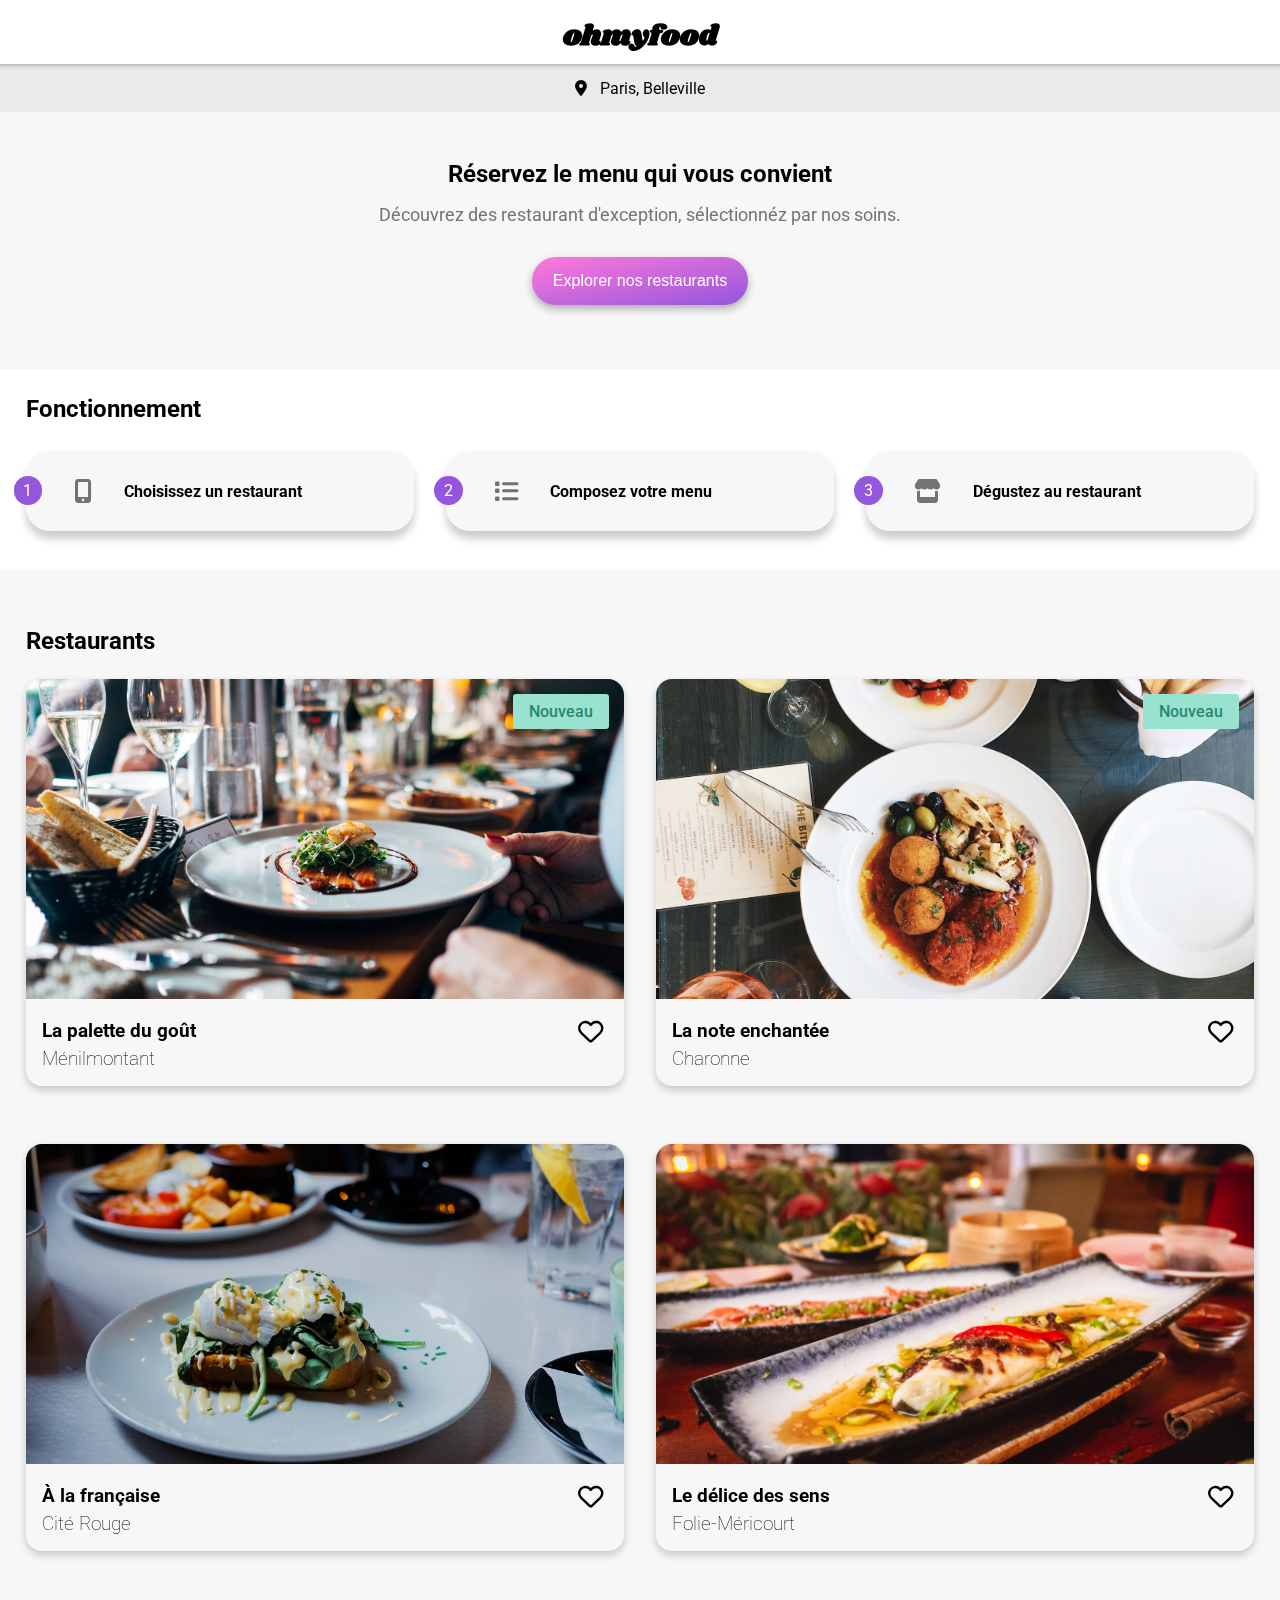
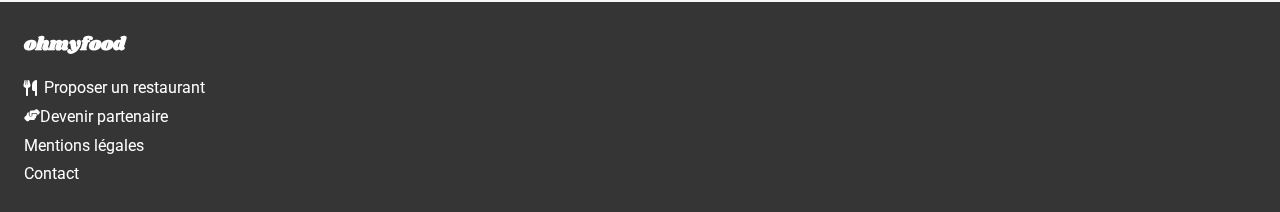
<file: index.html>
<!DOCTYPE html>
<html lang="fr">

<head>
  <meta charset="UTF-8">
  <meta http-equiv="X-UA-Compatible" content="IE=edge">
  <meta name="viewport" content="width=device-width, initial-scale=1.0">
  <link rel="stylesheet" href="assets/style/main.css">
  <!-- FontAwesome Link -->
  <link rel="stylesheet" href="https://cdnjs.cloudflare.com/ajax/libs/font-awesome/6.2.0/css/all.min.css">
  <title>ohmyfood</title>
</head>

<body>
  <header>
    <!-- Navbar -->
    <nav class="navbar">
      <h1 class="navbar__logo">ohmyfood</h1>
    </nav>
  </header>
  <main>
    <!-- CSS Loader -->
    <div id="loader">
      <div id="spinner">
        <div id="spinner_2">
          <div id="spinner_3"></div>
        </div>
      </div>
      <span id="heading_spinner">ohmyfood</span>
    </div>
    <!-- Main Content -->
    <div class="location">
      <i class="fa-solid fa-location-dot"></i>
      <p>Paris, Belleville</p>
    </div>
    <section class="banner">
      <h2 class="banner__heading">Réservez le menu qui vous convient</h2>
      <p class="banner__text">
        Découvrez des restaurant d'exception, sélectionnéz par nos soins.
      </p>
      <button>Explorer nos restaurants</button>
    </section>
    <section class="operation">
      <h2 class="operation__heading">Fonctionnement</h2>
      <div class="operation__cards">
        <div class="operation__card">
          <span class="operation__card__number">1</span>
          <i class="operation__card__icon fa-solid fa-mobile-screen-button"></i>
          <p class="operation__card__text">Choisissez un restaurant</p>
        </div>
        <div class="operation__card">
          <span class="operation__card__number">2</span>
          <i class="operation__card__icon fa-solid fa-list"></i>
          <p class="operation__card__text">Composez votre menu</p>
        </div>
        <div class="operation__card">
          <span class="operation__card__number">3</span>
          <i class="operation__card__icon fa-solid fa-store"></i>
          <p class="operation__card__text">Dégustez au restaurant</p>
        </div>
      </div>
    </section>
    <section class="restaurants__cards">
      <h2 class="restaurants__cards__heading">Restaurants</h2>
      <div class="restaurants__cards__container">
        <a href="pages/la-palette-du-gout.html">
          <div class="card">
            <img class="card__img" src="assets/images/restaurants/jay-wennington-N_Y88TWmGwA-unsplash.jpg"
              alt="la-palette-du-gout">
            <div class="card__new__icon">
              <span class="card__new__text">Nouveau</span>
            </div>
            <div class="container">
              <div class="container__content">
                <h4>La palette du goût</h4>
                <p class="container__text">Ménilmontant</p>
              </div>
              <div class="heart">
                <i class="heart__icon fa-regular fa-heart"></i>
                <i class="full_heart fa-solid fa-heart"></i>
              </div>
            </div>
          </div>
        </a>
        <a href="pages/la-note-enchantee.html">
          <div class="card">
            <img class="card__img" src="assets/images/restaurants/stil-u2Lp8tXIcjw-unsplash.jpg"
              alt="la-note-enchantée">
            <div class="card__new__icon">
              <span class="card__new__text">Nouveau</span>
            </div>
            <div class="container">
              <div class="container__content">
                <h4>La note enchantée</h4>
                <p class="container__text">Charonne</p>
              </div>
              <div class="heart">
                <i class="heart__icon fa-regular fa-heart"></i>
                <i class="full_heart fa-solid fa-heart"></i>
              </div>
            </div>
          </div>
        </a>
        <a href="pages/a-la-francais.html">
          <div class="card">
            <img class="card__img" src="assets/images/restaurants/toa-heftiba-DQKerTsQwi0-unsplash.jpg"
              alt="à-la-française">
            <div class="container">
              <div class="container__content">
                <h4>À la française</h4>
                <p class="container__text">Cité Rouge</p>
              </div>
              <div class="heart">
                <i class="heart__icon fa-regular fa-heart"></i>
                <i class="full_heart fa-solid fa-heart"></i>
              </div>
            </div>
          </div>
        </a>
        <a href="pages/le-delice-des-sens.html">
          <div class="card">
            <img class="card__img" src="assets/images/restaurants/louis-hansel-shotsoflouis-qNBGVyOCY8Q-unsplash.jpg"
              alt="le-délice-des-sens">
            <div class="container">
              <div class="container__content">
                <h4>Le délice des sens</h4>
                <p class="container__text">Folie-Méricourt</p>
              </div>
              <div class="heart">
                <i class="heart__icon fa-regular fa-heart"></i>
                <i class="full_heart fa-solid fa-heart"></i>
              </div>
            </div>
          </div>
        </a>
      </div>
    </section>
  </main>
  <footer class="footer">
    <a class="footer__link" href="#">
      <h3 class="footer__heading">ohmyfood</h3>
    </a>
    <a href="#" class="footer__icon footer__link">
      <i class="fa-solid fa-utensils"></i>
      <span class="footer__icon__text">Proposer un restaurant</span>
    </a>
    <a href="#" class="footer__icon footer__link">
      <i class="fa-solid fa-handshake-angle"></i>
      <span>Devenir partenaire</span>
    </a>
    <a class="footer__link" href="#">Mentions légales</a>
    <a class="footer__link" href="mailto:ohmyfood@omg.com">Contact</a>
  </footer>
</body>

</html>
</file>
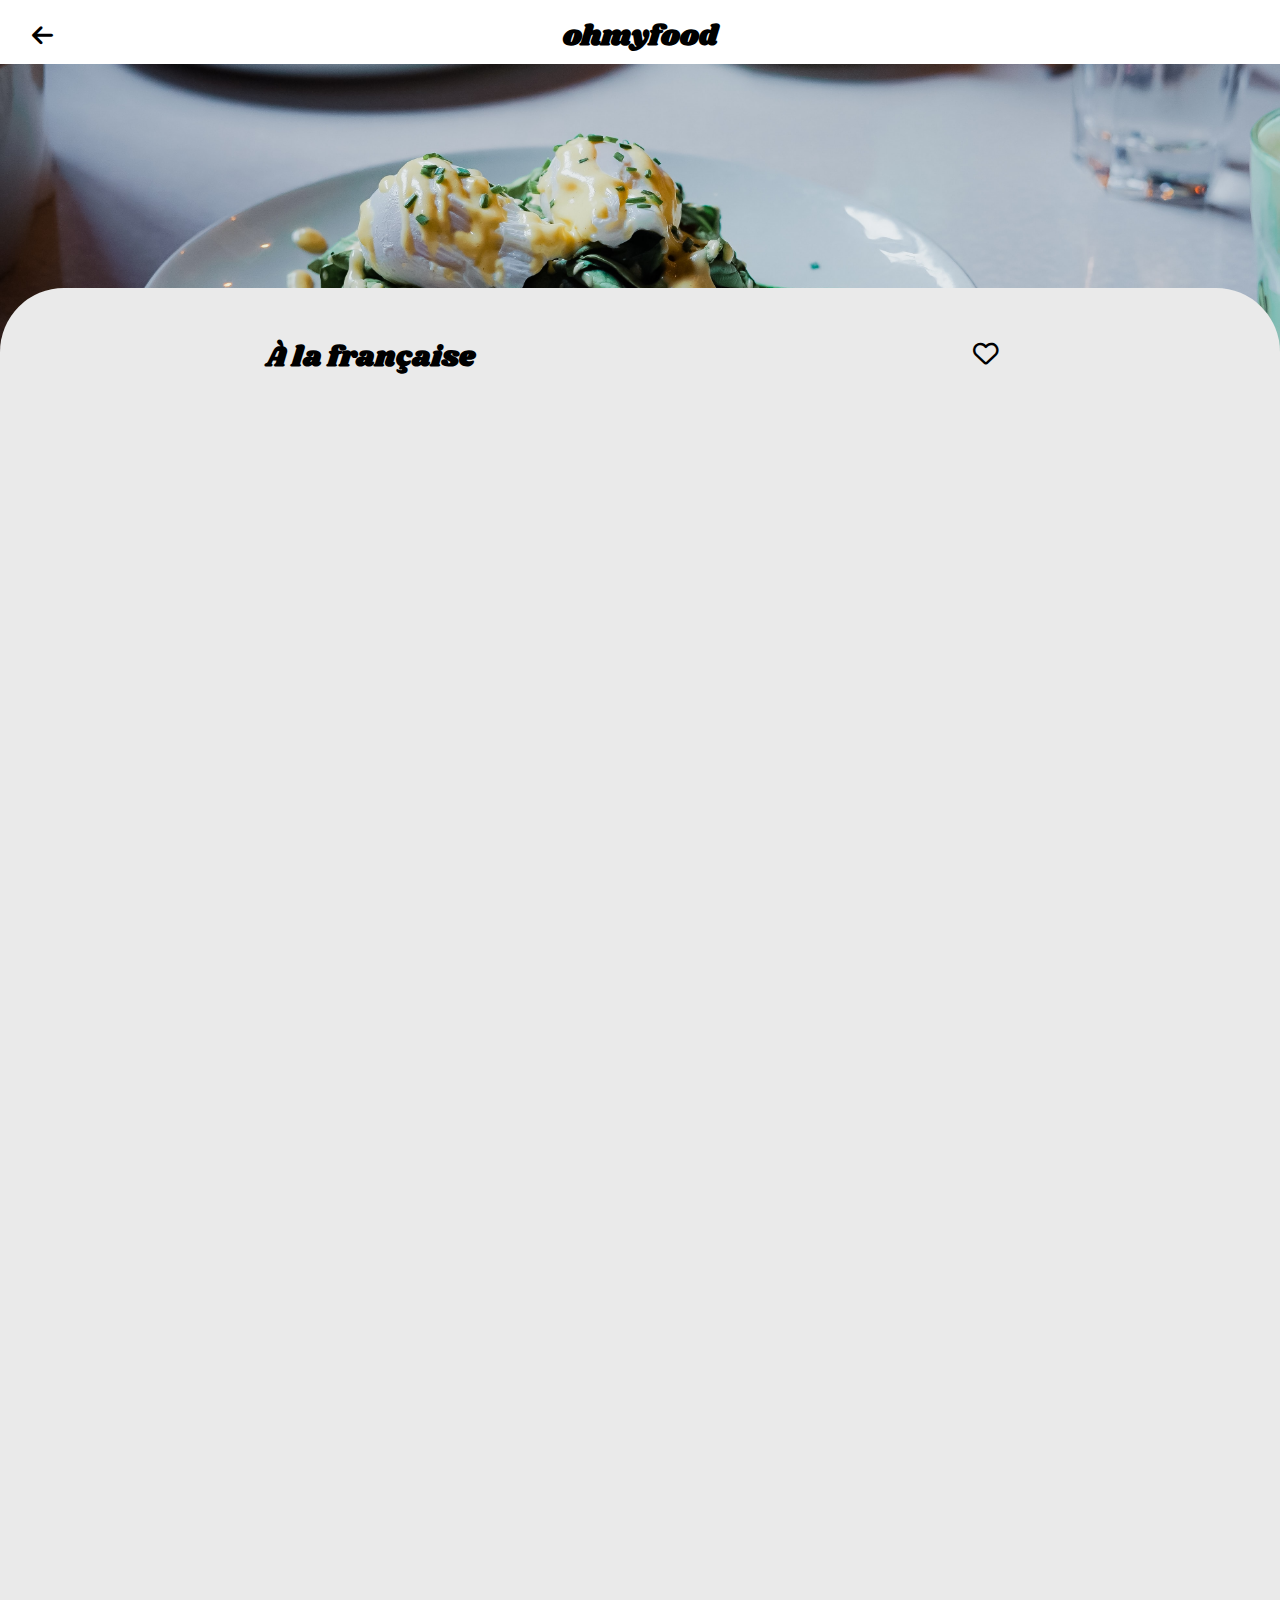
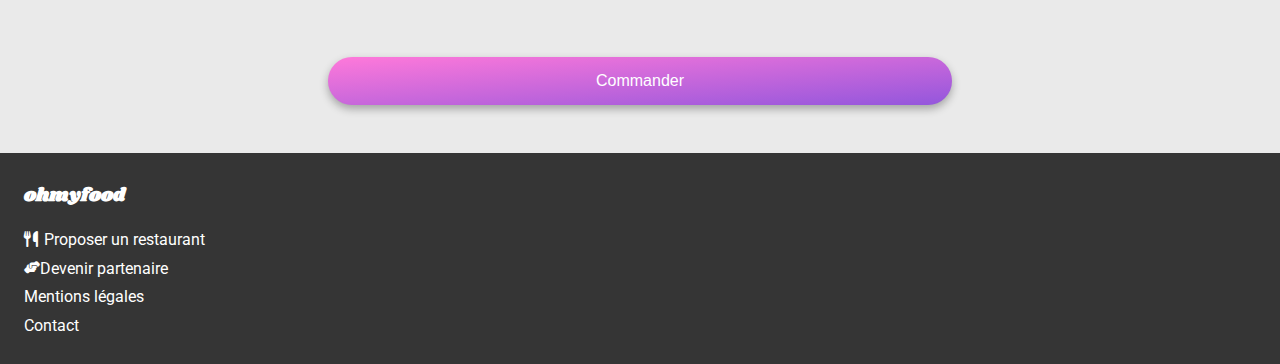
<file: pages/a-la-francais.html>
<!DOCTYPE html>
<html lang="fr">

<head>
  <meta charset="UTF-8">
  <meta http-equiv="X-UA-Compatible" content="IE=edge">
  <meta name="viewport" content="width=device-width, initial-scale=1.0">
  <link rel="stylesheet" href="../assets/style/main.css">
  <link rel="stylesheet" href="https://cdnjs.cloudflare.com/ajax/libs/font-awesome/6.2.0/css/all.min.css">
  <title>À la française</title>
</head>

<body>
  <div class="main_wrapper">
    <nav class="navbar nav__restaurant">
      <a class="navbar__link nav__restaurant__left" href="../index.html"><i
          class="nav__restaurant__left__icon fa-solid fa-arrow-left"></i></a>
      <h1 class="navbar__logo">ohmyfood</h1>
      <!-- placeholder for positioning in Navbar -->
      <div class="nav__restaurant__right"></div>
    </nav>
    <div class="restaurant__img">
      <img class="restaurant__img__photo" src="../assets/images/restaurants/toa-heftiba-DQKerTsQwi0-unsplash.jpg"
        alt="à-la-française">
    </div>
    <section class="menu">
      <div class="menu__wrapper">
        <div class="menu__restaurant">
          <h1>À la française</h1>
          <div class="heart menu__restaurant__heart">
            <i class="heart__icon fa-regular fa-heart"></i>
            <i class="full_heart fa-solid fa-heart"></i>
          </div>
        </div>
        <!-- Section Starters -->

        <div class="menu__type">
          <h3 class="fade_in menu__type__heading">ENTRÉES</h3>
          <ul>
            <li class="fade_in fade_in_1">
              <div class="card card__restaurant">
                <div class="dish">
                  <h4 class="dish__name">Tartare de poulpe acidulé</h4>
                  <span class="dish__side">Aux zestes dòrange</span>
                </div>
                <span class="dish__price">25€</span>
                <div class="check">
                  <i class="check__icon fa-solid fa-circle-check"></i>
                </div>
              </div>
            </li>
            <li class="fade_in fade_in_2">
              <div class="card card__restaurant">
                <div class="dish">
                  <h4 class="dish__name">Velouté de légumes d`antan</h4>
                  <span class="dish__side">Carotte, panais, topinambour</span>
                </div>
                <span class="dish__price">35€</span>
                <div class="check">
                  <i class="check__icon fa-solid fa-circle-check"></i>
                </div>
              </div>
            </li>
            <li class="fade_in fade_in_3">
              <div class="card card__restaurant">
                <div class="dish">
                  <h4 class="dish__name">Soup à l`oignon</h4>
                  <span class="dish__side">Revisitée</span>
                </div>
                <span class="dish__price">20€</span>
                <div class="check">
                  <i class="check__icon fa-solid fa-circle-check"></i>
                </div>
              </div>
            </li>
          </ul>
        </div>
        <!-- Main Dishes Section -->
        <div class="menu__type">
          <h3 class="fade_in fade_in_4 menu__type__heading">PLATS</h3>
          <ul>
            <li class="fade_in fade_in_5">
              <div class="card card__restaurant">
                <div class="dish">
                  <h4 class="dish__name">Coquilles Saint-Jaques</h4>
                  <span class="dish__side">Accompagnées d`une purée de panais</span>
                </div>
                <span class="dish__price">40€</span>
                <div class="check">
                  <i class="check__icon fa-solid fa-circle-check"></i>
                </div>
              </div>
            </li>
            <li class="fade_in fade_in_6">
              <div class="card card__restaurant">
                <div class="dish">
                  <h4 class="dish__name">Magret de canard</h4>
                  <span class="dish__side">Et parmentier de pommes de terre</span>
                </div>
                <span class="dish__price">35€</span>
                <div class="check">
                  <i class="check__icon fa-solid fa-circle-check"></i>
                </div>
              </div>
            </li>
            <li class="fade_in fade_in_7">
              <div class="card card__restaurant">
                <div class="dish">
                  <h4 class="dish__name">Pigeonneau d`ille-et-Vilaine</h4>
                  <span class="dish__side">Sur son lit de gnocchies aux légumes</span>
                </div>
                <span class="dish__price">44€</span>
                <div class="check">
                  <i class="check__icon fa-solid fa-circle-check"></i>
                </div>
              </div>
            </li>
          </ul>
        </div>
        <!-- Desert Section -->
        <div class="menu__type">
          <h3 class="fade_in fade_in_8 menu__type__heading">DESSERTS</h3>
          <ul>
            <li class="fade_in fade_in_9">
              <div class="card card__restaurant">
                <div class="dish">
                  <h4 class="dish__name">Pétales de violettes glacés</h4>
                  <span class="dish__side">Et purée de noisettes</span>
                </div>
                <span class="dish__price">18€</span>
                <div class="check">
                  <i class="check__icon fa-solid fa-circle-check"></i>
                </div>
              </div>
            </li>
            <li class="fade_in fade_in_10">
              <div class="card card__restaurant">
                <div class="dish">
                  <h4 class="dish__name">Fondant au chocolat</h4>
                  <span class="dish__side">Revisité</span>
                </div>
                <span class="dish__price">22€</span>
                <div class="check">
                  <i class="check__icon fa-solid fa-circle-check"></i>
                </div>
              </div>
            </li>
            <li class="fade_in fade_in_11">
              <div class="card card__restaurant">
                <div class="dish">
                  <h4 class="dish__name">Millefeuille croustillant</h4>
                  <span class="dish__side">Myrtilles et pâte d`amande</span>
                </div>
                <span class="dish__price">23€</span>
                <div class="check">
                  <i class="check__icon fa-solid fa-circle-check"></i>
                </div>
              </div>
            </li>
          </ul>
        </div>
      </div>
      <div id="button_restaurant">
        <button>Commander</button>
      </div>
    </section>
    <!-- Footer -->
    <footer class="footer">
      <a class="footer__link" href="../index.html">
        <h3 class="footer__heading">ohmyfood</h3>
      </a>
      <a href="#" class="footer__link footer__icon">
        <i class="fa-solid fa-utensils"></i>
        <span class="footer__icon__text">Proposer un restaurant</span>
      </a>
      <a href="#" class="footer__link footer__icon">
        <i class="fa-solid fa-handshake-angle"></i>
        <span>Devenir partenaire</span>
      </a>
      <a class="footer__link" href="#">Mentions légales</a>
      <a class="footer__link" href="mailto:ohmyfood@omg.com">Contact</a>
    </footer>
  </div>
</body>

</html>
</file>
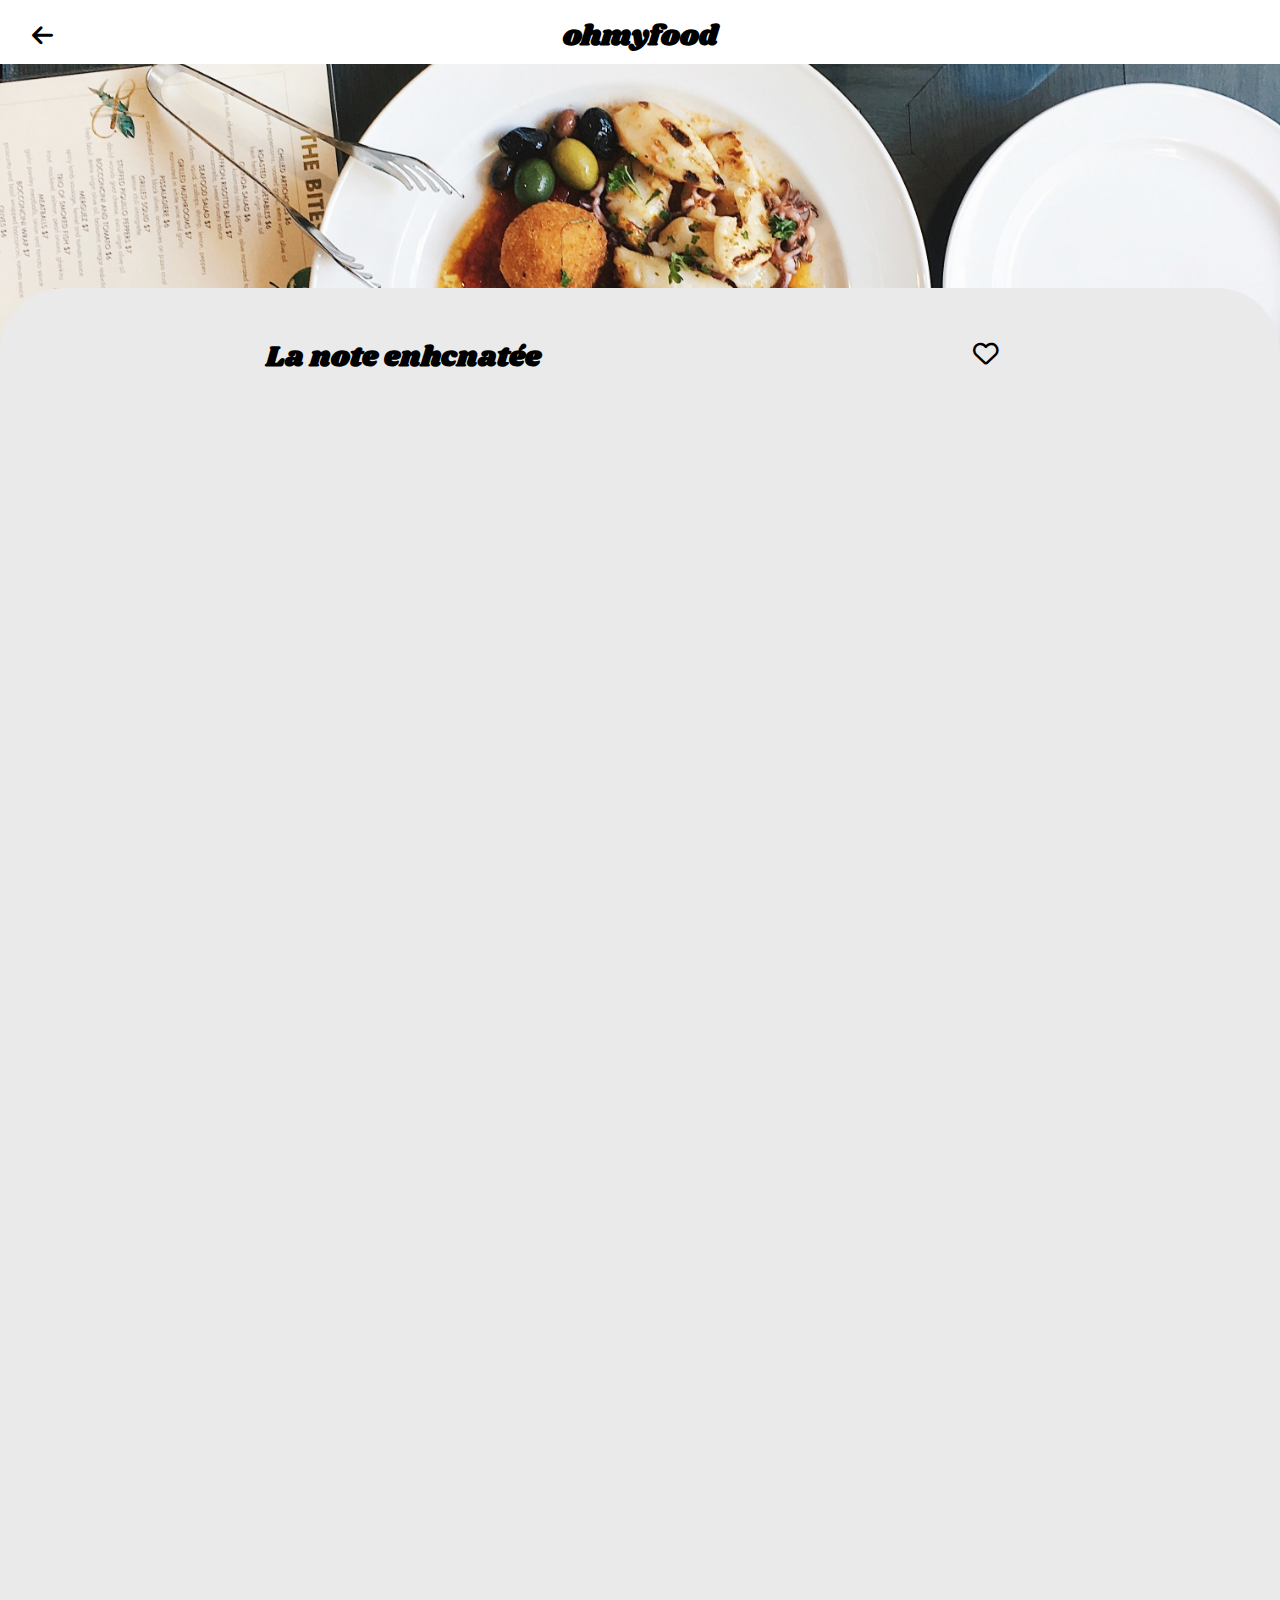
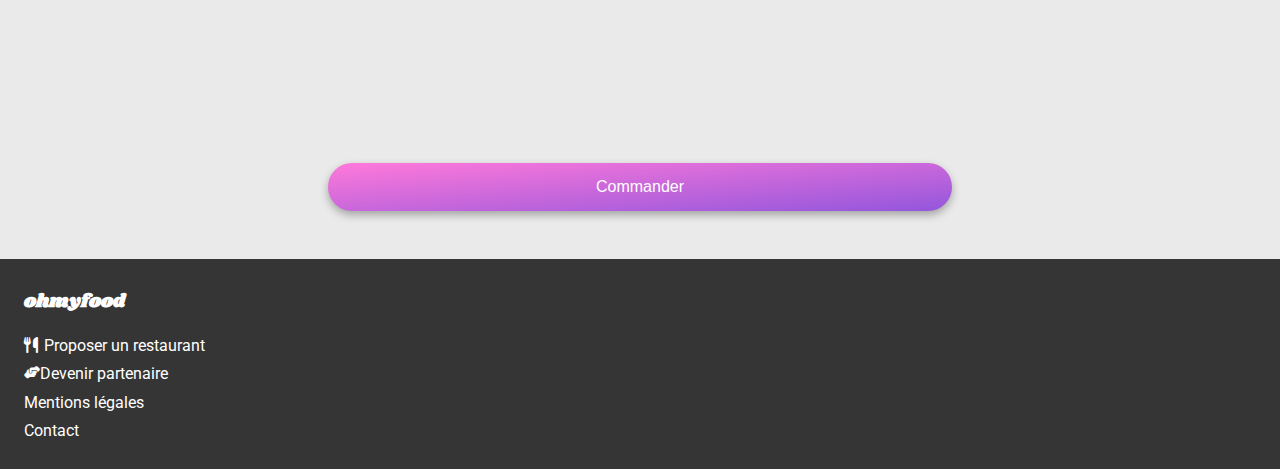
<file: pages/la-note-enchantee.html>
<!DOCTYPE html>
<html lang="fr">

<head>
  <meta charset="UTF-8">
  <meta http-equiv="X-UA-Compatible" content="IE=edge">
  <meta name="viewport" content="width=device-width, initial-scale=1.0">
  <link rel="stylesheet" href="../assets/style/main.css">
  <link rel="stylesheet" href="https://cdnjs.cloudflare.com/ajax/libs/font-awesome/6.2.0/css/all.min.css">
  <title>La note enhcnatée</title>
</head>

<body>
  <div class="main_wrapper">
    <nav class="navbar nav__restaurant">
      <a class="navbar__link nav__restaurant__left" href="../index.html"><i
          class="nav__restaurant__left__icon fa-solid fa-arrow-left"></i></a>
      <h1 class="navbar__logo">ohmyfood</h1>
      <!-- placeholder for positioning in Navbar -->
      <div class="nav__restaurant__right"></div>
    </nav>
    <div class="restaurant__img">
      <img class="restaurant__img__photo" src="../assets/images/restaurants/stil-u2Lp8tXIcjw-unsplash.jpg"
        alt="la-note-enchantée">
    </div>
    <section class="menu">
      <div class="menu__wrapper">
        <div class="menu__restaurant">
          <h1>La note enhcnatée</h1>
          <div class="heart menu__restaurant__heart">
            <i class="heart__icon fa-regular fa-heart"></i>
            <i class="full_heart fa-solid fa-heart"></i>
          </div>
        </div>
        <!-- Section Starters -->

        <div class="menu__type">
          <h3 class="fade_in menu__type__heading">ENTRÉES</h3>
          <ul>
            <li class="fade_in fade_in_1">
              <div class="card card__restaurant">
                <div class="dish">
                  <h4 class="dish__name">Ravioles de foie gras</h4>
                  <span class="dish__side">Accompagnées de leur crème à la truffe</span>
                </div>
                <span class="dish__price">25€</span>
                <div class="check">
                  <i class="check__icon fa-solid fa-circle-check"></i>
                </div>
              </div>
            </li>
            <li class="fade_in fade_in_2">
              <div class="card card__restaurant">
                <div class="dish">
                  <h4 class="dish__name">Caviar osciètre</h4>
                  <span class="dish__side">Sur blini à la farine de blé noir</span>
                </div>
                <span class="dish__price">35€</span>
                <div class="check">
                  <i class="check__icon fa-solid fa-circle-check"></i>
                </div>
              </div>
            </li>
            <li class="fade_in fade_in_3">
              <div class="card card__restaurant">
                <div class="dish">
                  <h4 class="dish__name">Homard et espuma de pomme de terre</h4>
                  <span class="dish__side">Marinés aux zestes d`orange</span>
                </div>
                <span class="dish__price">20€</span>
                <div class="check">
                  <i class="check__icon fa-solid fa-circle-check"></i>
                </div>
              </div>
            </li>
            <li class="fade_in fade_in_4">
              <div class="card card__restaurant">
                <div class="dish">
                  <h4 class="dish__name">Foie gras de canard cuit entier</h4>
                  <span class="dish__side">Confiture de figue et pain toasté</span>
                </div>
                <span class="dish__price">35€</span>
                <div class="check">
                  <i class="check__icon fa-solid fa-circle-check"></i>
                </div>
              </div>
            </li>
          </ul>
        </div>
        <!-- Main Dishes Section -->
        <div class="menu__type">
          <h3 class="fade_in fade_in_5 menu__type__heading">PLATS</h3>
          <ul>
            <li class="fade_in fade_in_6">
              <div class="card card__restaurant">
                <div class="dish">
                  <h4 class="dish__name">Noix de Saint-Jaques</h4>
                  <span class="dish__side">Sir lit de purée de céleri-rave</span>
                </div>
                <span class="dish__price">40€</span>
                <div class="check">
                  <i class="check__icon fa-solid fa-circle-check"></i>
                </div>
              </div>
            </li>
            <li class="fade_in fade_in_7">
              <div class="card card__restaurant">
                <div class="dish">
                  <h4 class="dish__name">Langoustine poêlée</h4>
                  <span class="dish__side">Et purée de patae douce</span>
                </div>
                <span class="dish__price">35€</span>
                <div class="check">
                  <i class="check__icon fa-solid fa-circle-check"></i>
                </div>
              </div>
            </li>
            <li class="fade_in fade_in_8">
              <div class="card card__restaurant">
                <div class="dish">
                  <h4 class="dish__name">Mijoté de queue de bœuf</h4>
                  <span class="dish__side">Et riz sauvage aux zestes de citron</span>
                </div>
                <span class="dish__price">44€</span>
                <div class="check">
                  <i class="check__icon fa-solid fa-circle-check"></i>
                </div>
              </div>
            </li>
          </ul>
        </div>
        <!-- Desert Section -->
        <div class="menu__type">
          <h3 class="fade_in fade_in_9 menu__type__heading">DESSERTS</h3>
          <ul>
            <li class="fade_in fade_in_10">
              <div class="card card__restaurant">
                <div class="dish">
                  <h4 class="dish__name">Macaron noisette et chocolat</h4>
                  <span class="dish__side">Glace au caramel brun et sel de Guérande</span>
                </div>
                <span class="dish__price">18€</span>
                <div class="check">
                  <i class="check__icon fa-solid fa-circle-check"></i>
                </div>
              </div>
            </li>
            <li class="fade_in fade_in_11">
              <div class="card card__restaurant">
                <div class="dish">
                  <h4 class="dish__name">Baba au rhum revisité</h4>
                  <span class="dish__side">Avec son coulis de citron</span>
                </div>
                <span class="dish__price">22€</span>
                <div class="check">
                  <i class="check__icon fa-solid fa-circle-check"></i>
                </div>
              </div>
            </li>
            <li class="fade_in fade_in_12">
              <div class="card card__restaurant">
                <div class="dish">
                  <h4 class="dish__name">Tarte au citron meringuée</h4>
                  <span class="dish__side">Déstructurée</span>
                </div>
                <span class="dish__price">23€</span>
                <div class="check">
                  <i class="check__icon fa-solid fa-circle-check"></i>
                </div>
              </div>
            </li>
          </ul>
        </div>
      </div>
      <div id="button_restaurant">
        <button>Commander</button>
      </div>
    </section>
    <!-- Footer -->
    <footer class="footer">
      <a class="footer__link" href="../index.html">
        <h3 class="footer__heading">ohmyfood</h3>
      </a>
      <a href="#" class="footer__link footer__icon">
        <i class="fa-solid fa-utensils"></i>
        <span class="footer__icon__text">Proposer un restaurant</span>
      </a>
      <a href="#" class="footer__link footer__icon">
        <i class="fa-solid fa-handshake-angle"></i>
        <span>Devenir partenaire</span>
      </a>
      <a class="footer__link" href="#">Mentions légales</a>
      <a class="footer__link" href="mailto:ohmyfood@omg.com">Contact</a>
    </footer>
  </div>
</body>

</html>
</file>
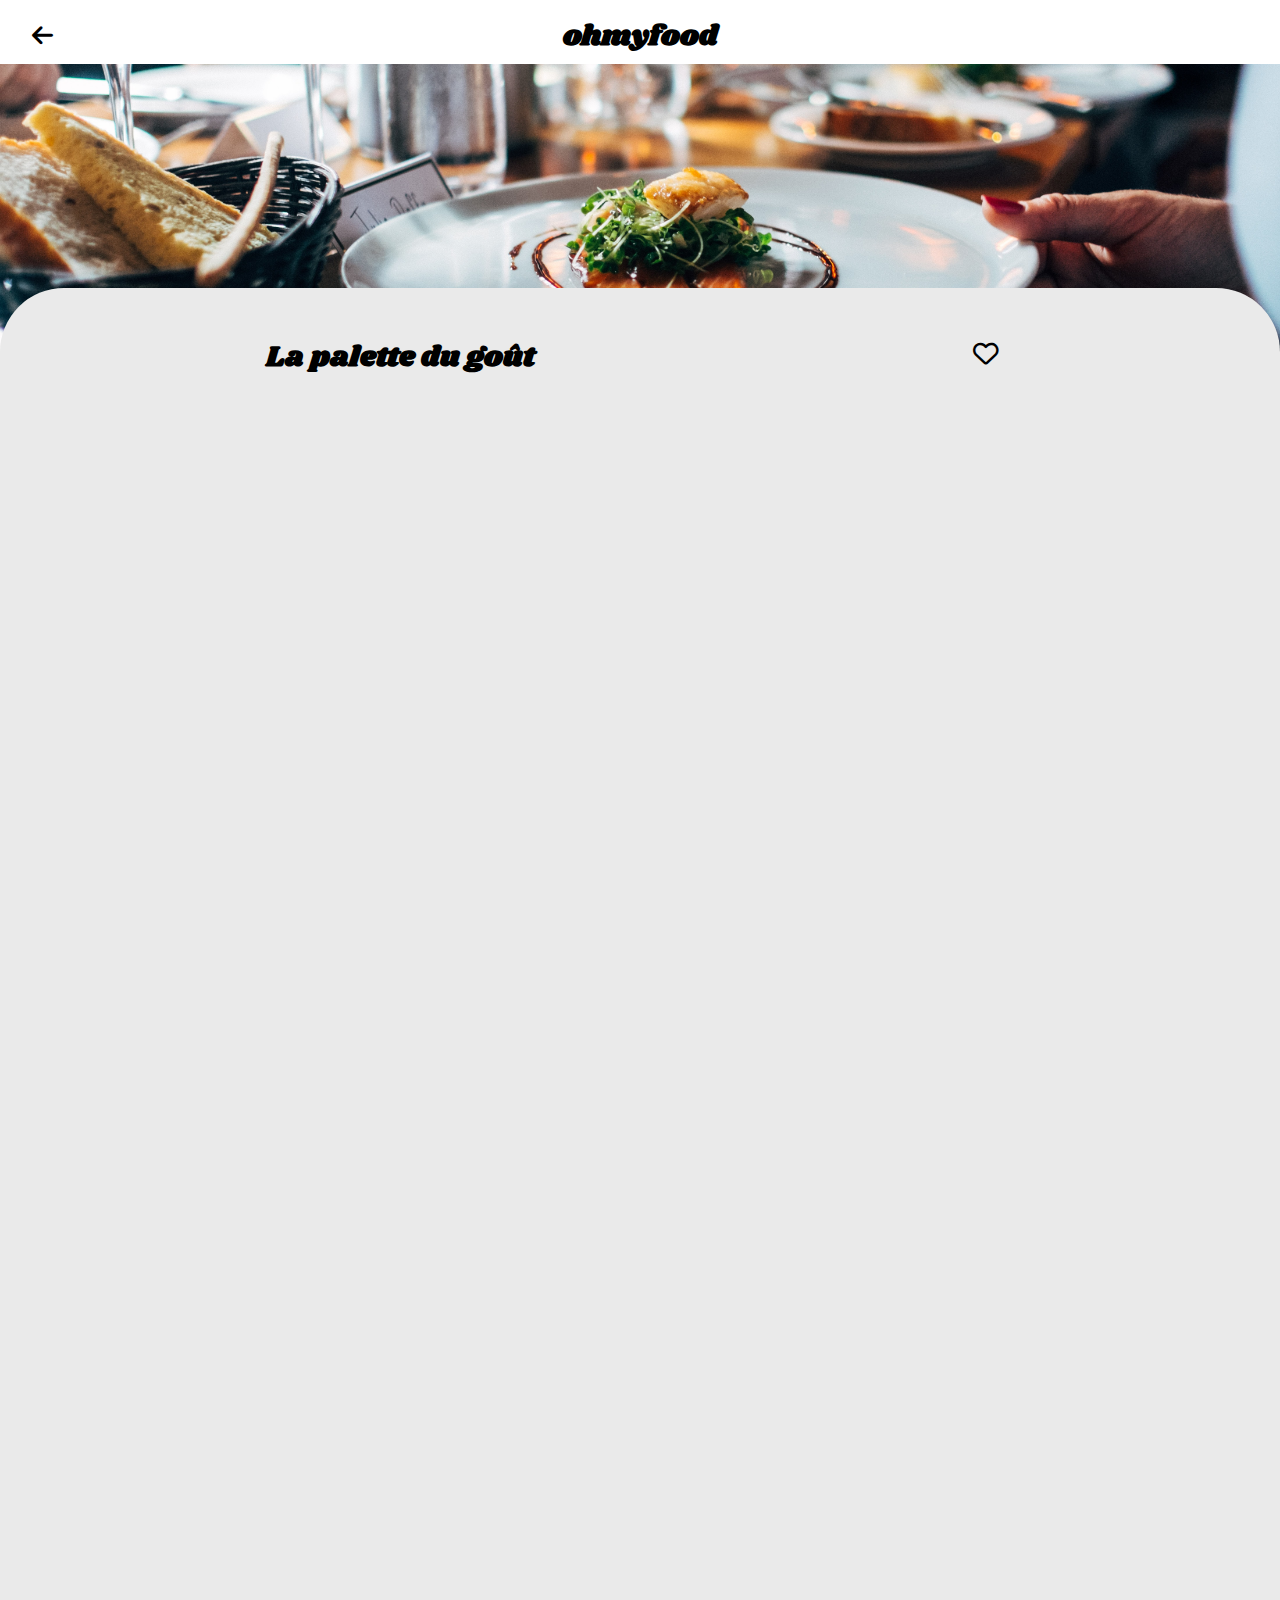
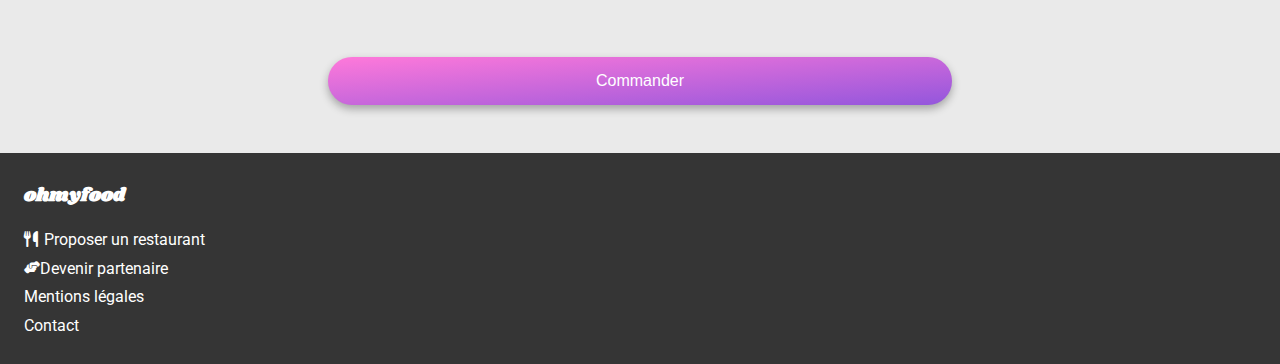
<file: pages/la-palette-du-gout.html>
<!DOCTYPE html>
<html lang="fr">

<head>
  <meta charset="UTF-8">
  <meta http-equiv="X-UA-Compatible" content="IE=edge">
  <meta name="viewport" content="width=device-width, initial-scale=1.0">
  <link rel="stylesheet" href="../assets/style/main.css">
  <link rel="stylesheet" href="https://cdnjs.cloudflare.com/ajax/libs/font-awesome/6.2.0/css/all.min.css">
  <title>La palette du goût</title>
</head>

<body>
  <div class="main_wrapper">
    <nav class="navbar nav__restaurant">
      <a class="navbar__link nav__restaurant__left" href="../index.html"><i
          class="nav__restaurant__left__icon fa-solid fa-arrow-left"></i></a>
      <h1 class="navbar__logo">ohmyfood</h1>
      <!-- placeholder for positioning in Navbar -->
      <div class="nav__restaurant__right"></div>
    </nav>
    <div class="restaurant__img">
      <img class="restaurant__img__photo" src="../assets/images/restaurants/jay-wennington-N_Y88TWmGwA-unsplash.jpg"
        alt="la_palette_du_gout">
    </div>
    <section class="menu">
      <div class="menu__wrapper">
        <div class="menu__restaurant">
          <h1>La palette du goût</h1>
          <div class="heart menu__restaurant__heart">
            <i class="heart__icon fa-regular fa-heart"></i>
            <i class="full_heart fa-solid fa-heart"></i>
          </div>
        </div>
        <!-- Section Starters -->

        <div class="menu__type">
          <h3 class="fade_in menu__type__heading">ENTRÉES</h3>
          <ul>
            <li class="fade_in fade_in_1">
              <div class="card card__restaurant">
                <div class="dish">
                  <h4 class="dish__name">Fricassée d'escargots</h4>
                  <span class="dish__side">Au piment d'Espelette</span>
                </div>
                <span class="dish__price">25€</span>
                <div class="check">
                  <i class="check__icon fa-solid fa-circle-check"></i>
                </div>
              </div>
            </li>
            <li class="fade_in fade_in_2">
              <div class="card card__restaurant">
                <div class="dish">
                  <h4 class="dish__name">Foie gras de canard mi-cuit</h4>
                  <span class="dish__side">Et ses copeaux de truffe noire</span>
                </div>
                <span class="dish__price">35€</span>
                <div class="check">
                  <i class="check__icon fa-solid fa-circle-check"></i>
                </div>
              </div>
            </li>
            <li class="fade_in fade_in_3">
              <div class="card card__restaurant">
                <div class="dish">
                  <h4 class="dish__name">Œeuf au plat</h4>
                  <span class="dish__side">Assaisonné à la truffe sur lit de caviar</span>
                </div>
                <span class="dish__price">20€</span>
                <div class="check">
                  <i class="check__icon fa-solid fa-circle-check"></i>
                </div>
              </div>
            </li>
          </ul>
        </div>
        <!-- Main Dishes Section -->
        <div class="menu__type">
          <h3 class="fade_in fade_in_4 menu__type__heading">PLATS</h3>
          <ul>
            <li class="fade_in fade_in_5">
              <div class="card card__restaurant">
                <div class="dish">
                  <h4 class="dish__name">Filet de bœuf aux herbes</h4>
                  <span class="dish__side">Accompagné de sa ribambelle de légumes</span>
                </div>
                <span class="dish__price">40€</span>
                <div class="check">
                  <i class="check__icon fa-solid fa-circle-check"></i>
                </div>
              </div>
            </li>
            <li class="fade_in fade_in_6">
              <div class="card card__restaurant">
                <div class="dish">
                  <h4 class="dish__name">Parmentier de queue de bœuf</h4>
                  <span class="dish__side">À la truffe noire sur sa purée de panais</span>
                </div>
                <span class="dish__price">35€</span>
                <div class="check">
                  <i class="check__icon fa-solid fa-circle-check"></i>
                </div>
              </div>
            </li>
            <li class="fade_in fade_in_7">
              <div class="card card__restaurant">
                <div class="dish">
                  <h4 class="dish__name">Filet de turbot</h4>
                  <span class="dish__side">Aux agrumes</span>
                </div>
                <span class="dish__price">44€</span>
                <div class="check">
                  <i class="check__icon fa-solid fa-circle-check"></i>
                </div>
              </div>
            </li>
          </ul>
        </div>
        <!-- Desert Section -->
        <div class="menu__type">
          <h3 class="fade_in fade_in_8 menu__type__heading">DESSERTS</h3>
          <ul>
            <li class="fade_in fade_in_9">
              <div class="card card__restaurant">
                <div class="dish">
                  <h4 class="dish__name">Paris-Brest</h4>
                  <span class="dish__side">Revisité</span>
                </div>
                <span class="dish__price">18€</span>
                <div class="check">
                  <i class="check__icon fa-solid fa-circle-check"></i>
                </div>
              </div>
            </li>
            <li class="fade_in fade_in_10">
              <div class="card card__restaurant">
                <div class="dish">
                  <h4 class="dish__name">Macaron au chocolat d'exception</h4>
                  <span class="dish__side">Et glace à la vanille de Madagascar</span>
                </div>
                <span class="dish__price">22€</span>
                <div class="check">
                  <i class="check__icon fa-solid fa-circle-check"></i>
                </div>
              </div>
            </li>
            <li class="fade_in fade_in_11">
              <div class="card card__restaurant">
                <div class="dish">
                  <h4 class="dish__name">Mousse au chocolat</h4>
                  <span class="dish__side">Pour 2 personnes</span>
                </div>
                <span class="dish__price">23€</span>
                <div class="check">
                  <i class="check__icon fa-solid fa-circle-check"></i>
                </div>
              </div>
            </li>
          </ul>
        </div>
      </div>
      <div id="button_restaurant">
        <button>Commander</button>
      </div>
    </section>
    <!-- Footer -->
    <footer class="footer">
      <a class="footer__link" href="../index.html">
        <h3 class="footer__heading">ohmyfood</h3>
      </a>
      <a href="#" class="footer__link footer__icon">
        <i class="fa-solid fa-utensils"></i>
        <span class="footer__icon__text">Proposer un restaurant</span>
      </a>
      <a href="#" class="footer__link footer__icon">
        <i class="fa-solid fa-handshake-angle"></i>
        <span>Devenir partenaire</span>
      </a>
      <a class="footer__link" href="#">Mentions légales</a>
      <a class="footer__link" href="mailto:ohmyfood@omg.com">Contact</a>
    </footer>
  </div>
</body>

</html>
</file>
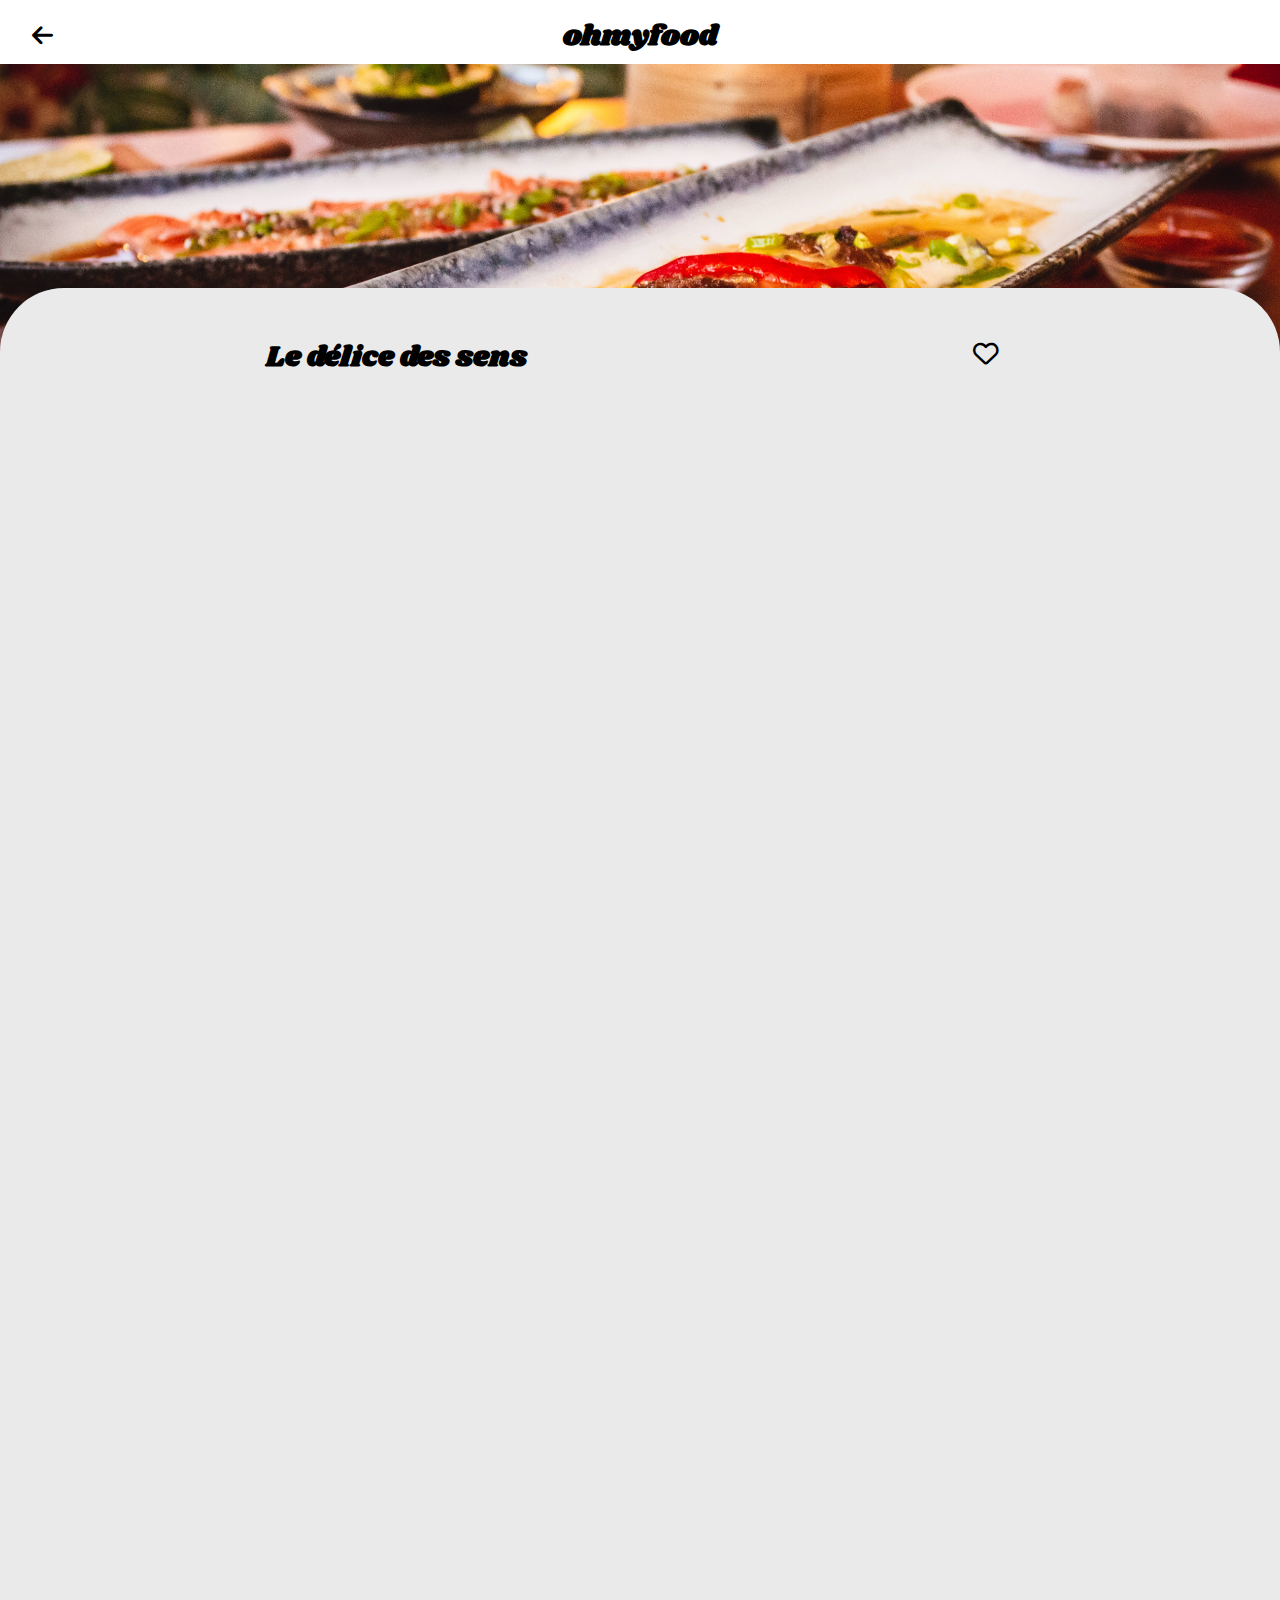
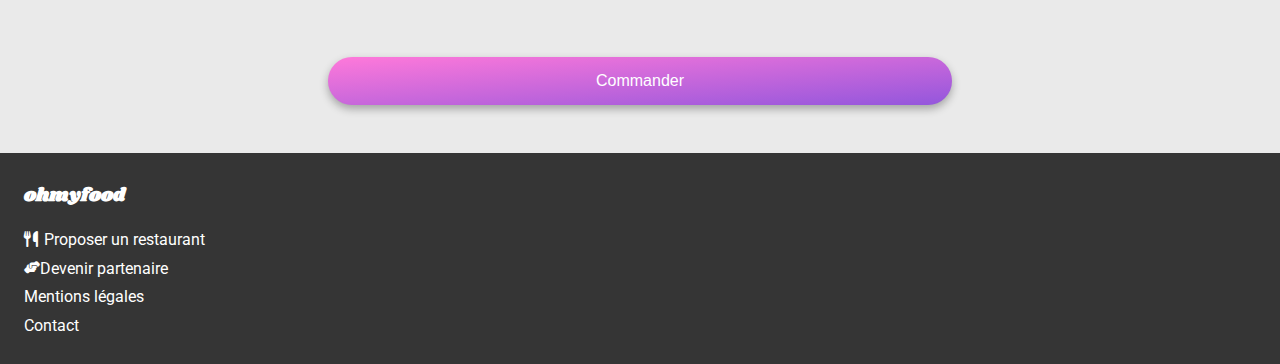
<file: pages/le-delice-des-sens.html>
<!DOCTYPE html>
<html lang="fr">

<head>
  <meta charset="UTF-8">
  <meta http-equiv="X-UA-Compatible" content="IE=edge">
  <meta name="viewport" content="width=device-width, initial-scale=1.0">
  <link rel="stylesheet" href="../assets/style/main.css">
  <link rel="stylesheet" href="https://cdnjs.cloudflare.com/ajax/libs/font-awesome/6.2.0/css/all.min.css">
  <title>Le délice des sens</title>
</head>

<body>
  <div class="main_wrapper">
    <nav class="navbar nav__restaurant">
      <a class="navbar__link nav__restaurant__left" href="../index.html"><i
          class="nav__restaurant__left__icon fa-solid fa-arrow-left"></i></a>
      <h1 class="navbar__logo">ohmyfood</h1>
      <!-- placeholder for positioning in Navbar -->
      <div class="nav__restaurant__right"></div>
    </nav>
    <div class="restaurant__img">
      <img class="restaurant__img__photo"
        src="../assets/images/restaurants/louis-hansel-shotsoflouis-qNBGVyOCY8Q-unsplash.jpg" alt="le-délice-des-sens">
    </div>
    <section class="menu">
      <div class="menu__wrapper">
        <div class="menu__restaurant">
          <h1>Le délice des sens</h1>
          <div class="heart menu__restaurant__heart">
            <i class="heart__icon fa-regular fa-heart"></i>
            <i class="full_heart fa-solid fa-heart"></i>
          </div>
        </div>
        <!-- Section Starters -->

        <div class="menu__type">
          <h3 class="fade_in menu__type__heading">ENTRÉES</h3>
          <ul>
            <li class="fade_in fade_in_1">
              <div class="card card__restaurant">
                <div class="dish">
                  <h4 class="dish__name">Tartare de thon</h4>
                  <span class="dish__side">Assaisonné au yuzu</span>
                </div>
                <span class="dish__price">25€</span>
                <div class="check">
                  <i class="check__icon fa-solid fa-circle-check"></i>
                </div>
              </div>
            </li>
            <li class="fade_in fade_in_2">
              <div class="card card__restaurant">
                <div class="dish">
                  <h4 class="dish__name">Bouchée de homard croustillant</h4>
                  <span class="dish__side">Et sa farandole de petits légumes</span>
                </div>
                <span class="dish__price">35€</span>
                <div class="check">
                  <i class="check__icon fa-solid fa-circle-check"></i>
                </div>
              </div>
            </li>
            <li class="fade_in fade_in_3">
              <div class="card card__restaurant">
                <div class="dish">
                  <h4 class="dish__name">Velouté de cèpes</h4>
                  <span class="dish__side">Aux truffes</span>
                </div>
                <span class="dish__price">20€</span>
                <div class="check">
                  <i class="check__icon fa-solid fa-circle-check"></i>
                </div>
              </div>
            </li>
          </ul>
        </div>
        <!-- Main Dishes Section -->
        <div class="menu__type">
          <h3 class="fade_in fade_in_4 menu__type__heading">PLATS</h3>
          <ul>
            <li class="fade_in fade_in_5">
              <div class="card card__restaurant">
                <div class="dish">
                  <h4 class="dish__name">Poulet rôtis aux herbes de Provence</h4>
                  <span class="dish__side">Et sa crème de truffe</span>
                </div>
                <span class="dish__price">40€</span>
                <div class="check">
                  <i class="check__icon fa-solid fa-circle-check"></i>
                </div>
              </div>
            </li>
            <li class="fade_in fade_in_6">
              <div class="card card__restaurant">
                <div class="dish">
                  <h4 class="dish__name">Langouste rôtie</h4>
                  <span class="dish__side">Et ses légumes de saison</span>
                </div>
                <span class="dish__price">35€</span>
                <div class="check">
                  <i class="check__icon fa-solid fa-circle-check"></i>
                </div>
              </div>
            </li>
            <li class="fade_in fade_in_7">
              <div class="card card__restaurant">
                <div class="dish">
                  <h4 class="dish__name">Côtes de bœuf Angus</h4>
                  <span class="dish__side">Et sa purée de panais</span>
                </div>
                <span class="dish__price">44€</span>
                <div class="check">
                  <i class="check__icon fa-solid fa-circle-check"></i>
                </div>
              </div>
            </li>
          </ul>
        </div>
        <!-- Desert Section -->
        <div class="menu__type">
          <h3 class="fade_in fade_in_8 menu__type__heading">DESSERTS</h3>
          <ul>
            <li class="fade_in fade_in_9">
              <div class="card card__restaurant">
                <div class="dish">
                  <h4 class="dish__name">Farandole de desserts</h4>
                  <span class="dish__side">Du chef</span>
                </div>
                <span class="dish__price">18€</span>
                <div class="check">
                  <i class="check__icon fa-solid fa-circle-check"></i>
                </div>
              </div>
            </li>
            <li class="fade_in fade_in_10">
              <div class="card card__restaurant">
                <div class="dish">
                  <h4 class="dish__name">Crème brûlée</h4>
                  <span class="dish__side">Revisité</span>
                </div>
                <span class="dish__price">22€</span>
                <div class="check">
                  <i class="check__icon fa-solid fa-circle-check"></i>
                </div>
              </div>
            </li>
            <li class="fade_in fade_in_11">
              <div class="card card__restaurant">
                <div class="dish">
                  <h4 class="dish__name">Tiramisu</h4>
                  <span class="dish__side">À la noisettes</span>
                </div>
                <span class="dish__price">23€</span>
                <div class="check">
                  <i class="check__icon fa-solid fa-circle-check"></i>
                </div>
              </div>
            </li>
          </ul>
        </div>
      </div>
      <div id="button_restaurant">
        <button>Commander</button>
      </div>
    </section>
    <!-- Footer -->
    <footer class="footer">
      <a class="footer__link" href="../index.html">
        <h3 class="footer__heading">ohmyfood</h3>
      </a>
      <a href="#" class="footer__link footer__icon">
        <i class="fa-solid fa-utensils"></i>
        <span class="footer__icon__text">Proposer un restaurant</span>
      </a>
      <a href="#" class="footer__link footer__icon">
        <i class="fa-solid fa-handshake-angle"></i>
        <span>Devenir partenaire</span>
      </a>
      <a class="footer__link" href="#">Mentions légales</a>
      <a class="footer__link" href="mailto:ohmyfood@omg.com">Contact</a>
    </footer>
  </div>
</body>

</html>
</file>
<file: assets/style/main.css>
/* Global variables */
@import url("https://fonts.googleapis.com/css2?family=Roboto:wght@300;400;500;700&family=Shrikhand&display=swap");
#loader {
  z-index: -10;
  position: fixed;
  top: 0;
  left: 0;
  display: flex;
  flex-direction: column;
  justify-content: center;
  align-items: center;
  height: 100vh;
  width: 100vw;
  background-image: linear-gradient(to top, #9356dc, #353535);
  animation: loader 4.5s ease;
  opacity: 0;
}

#spinner {
  display: flex;
  justify-content: center;
  align-items: center;
  height: 4rem;
  width: 4rem;
  margin-bottom: 1rem;
  border: solid 5px #99e2d0;
  border-bottom-color: transparent;
  border-radius: 50%;
  animation: spinner 1.4s linear infinite;
}

#spinner_2 {
  display: flex;
  justify-content: center;
  align-items: center;
  height: 3rem;
  width: 3rem;
  border: solid 5px #ff79da;
  border-top-color: transparent;
  border-radius: 50%;
  animation: spinner 0.7s reverse linear infinite;
}

#spinner_3 {
  height: 2rem;
  width: 2rem;
  border: solid 5px #ae80e5;
  border-right-color: transparent;
  border-radius: 50%;
  animation: spinner 0.7s linear infinite;
}

#heading_spinner {
  font-size: 2.5rem;
  font-family: "Shrikhand", cursive;
  text-shadow: 0.1em 0.1em 0 #353535;
  color: #99e2d0;
  animation: heading 4.5s infinite;
  opacity: 1;
}

/* Loader */
@keyframes loader {
  0% {
    z-index: 100;
    opacity: 1;
  }
  75% {
    opacity: 1;
  }
  100% {
    opacity: 0;
    z-index: 0;
  }
}
@keyframes heading {
  0% {
    color: #ffffff;
    opacity: 0;
    transform: scale(0.1);
  }
  30% {
    color: #99e2d0;
    transform: scale(1.4);
    text-shadow: 0.3em 0.3em 0 #353535;
  }
  60% {
    color: #ffffff;
    transform: scale(1);
    text-shadow: 0.1em 0.1em 0 #353535;
  }
  100% {
    color: #ff79da;
    opacity: 1;
    transform: scale(1.3);
    text-shadow: 0.3em 0.3em 0 #353535;
  }
}
/* Spinner */
@keyframes spinner {
  0% {
    transform: rotate(0deg);
  }
  100% {
    transform: rotate(360deg);
  }
}
/* Menu List Fade in Animation */
@keyframes fadeIn {
  0% {
    opacity: 0;
    transform: translateY(20%);
  }
  100% {
    opacity: 1;
    transform: translateY(0%);
  }
}
/* Menu Check Icon Rotation */
@keyframes turnCheck {
  from {
    transform: rotate(0deg);
  }
  to {
    transform: rotate(360deg);
  }
}
* {
  margin: 0;
  padding: 0;
  box-sizing: border-box;
}

html {
  margin: 0 auto;
  max-width: 1520px;
  scroll-behavior: smooth;
}

body {
  font-family: "Roboto", sans-serif;
}

h1 {
  font-family: "Shrikhand", cursive;
  font-size: 1.8rem;
}

/* Keeps nav and footer always on top and bottom */
.main_wrapper {
  display: flex;
  flex-direction: column;
  justify-content: flex-start;
  min-height: 100vh;
}

.footer {
  margin-top: auto;
}

/* Section Navbar */
.navbar {
  display: flex;
  justify-content: center;
  align-items: center;
  background-color: #ffffff;
  height: 4rem;
}
.navbar__logo {
  margin-top: 0.5rem;
}
.navbar__link {
  color: #9356dc;
  text-decoration: none;
}

.location {
  display: flex;
  justify-content: center;
  align-items: center;
  height: 3rem;
  background-color: #eaeaea;
  box-shadow: inset 0px 5px 5px -4px rgba(0, 0, 0, 0.3);
}
.location i {
  margin-right: 0.8rem;
}

/* Section Banner */
.banner {
  background-color: #f7f7f7;
  padding: 2rem;
  text-align: center;
}
.banner__heading {
  margin: 0 1rem;
  padding: 1rem;
}
.banner__text {
  margin: 0 0 2rem 0;
  font-size: 18px;
  color: #737373;
}

/* Section Operation */
.operation {
  display: flex;
  flex-direction: column;
  justify-content: center;
  margin: 2rem 0;
  padding: 1.6rem;
}
.operation__heading {
  margin: 0 0 1rem 0;
}

.operation__card {
  position: relative;
  display: flex;
  justify-content: flex-start;
  align-items: center;
  height: 5rem;
  margin: 0.8rem 0;
  background-color: #f7f7f7;
  border-radius: 1.5rem;
  box-shadow: 0 8px 8px rgba(0, 0, 0, 0.2);
  transition: 0.3s;
}
.operation__card__text {
  font-weight: bold;
  font-size: 1rem;
}
.operation__card:hover {
  background-color: rgba(147, 86, 220, 0.1882352941);
  box-shadow: 0 15px 15px rgba(0, 0, 0, 0.3);
}
.operation__card:hover .operation__card__icon {
  color: #9356dc;
}
.operation__card__number {
  position: absolute;
  top: 25px;
  left: -12px;
  height: 1.8rem;
  width: 1.8rem;
  display: flex;
  justify-content: center;
  align-items: center;
  background-color: #9356dc;
  padding: 0.5rem;
  border-radius: 50%;
  color: #ffffff;
}
.operation__card__icon {
  margin: 0 2rem 0 3rem;
  color: #737373;
  font-size: 1.5rem;
}

/* Section cards restaurants */
.restaurants__cards {
  background-color: #f7f7f7;
  padding: 1.6rem;
}
.restaurants__cards a {
  text-decoration: none;
  color: black;
}
.restaurants__cards__heading {
  margin: 2rem 0 1.5rem 0;
}

.card {
  position: relative;
  margin-bottom: 1.6rem;
  box-shadow: 0 4px 8px 0 rgba(0, 0, 0, 0.2);
  transition: 0.3s;
  border-radius: 1rem;
  /* New Restaurant Icon */
}
.card:hover {
  box-shadow: 0 8px 16px 0 rgba(0, 0, 0, 0.2);
}
.card__img {
  height: 10rem;
  width: 100%;
  object-fit: cover;
  object-position: bottom;
  border-radius: 1rem 1rem 0 0;
}
.card__new__icon {
  position: absolute;
  top: 15px;
  right: 15px;
  padding: 0.5rem 1rem;
  background-color: #99e2d0;
  border-radius: 0.2rem;
}
.card__new__text {
  color: #278870;
  font-weight: 500;
}

.container {
  display: flex;
  justify-content: space-between;
  align-items: flex-start;
  padding: 1rem 1rem;
  font-size: 1.2rem;
}
.container__text {
  margin-top: 0.3rem;
  font-weight: lighter;
}

/* Heart hover and transition */
.heart {
  font-size: 1.6rem;
}
.heart__icon {
  position: absolute;
  right: 20px;
  z-index: 5;
  transition: 0.8s ease-out;
}
.heart__icon:hover {
  cursor: pointer;
  color: #9356dc;
}
.heart__icon:hover + .full_heart {
  opacity: 1;
  transform: scale(1);
}
.heart .full_heart {
  position: absolute;
  right: 20px;
  font-size: 1.6rem;
  color: #9356dc;
  transition: 0.8s ease-in-out;
  transform: scale(0.1);
  opacity: 0;
}

/* Footer */
.footer {
  display: flex;
  flex-direction: column;
  background-color: #353535;
  padding: 1.5rem;
}
.footer__heading {
  margin-bottom: 0.7rem;
  font-family: "Shrikhand", cursive;
}
.footer__link {
  margin: 0.3rem 0;
  color: #ffffff;
  text-decoration: none;
}
.footer__icon {
  display: flex;
  align-items: center;
}
.footer__icon__text {
  margin-left: 0.4rem;
}
.footer__icon .fa-handshake-angle {
  font-size: 0.8rem;
}

@media only screen and (min-width: 796px) {
  .operation__cards {
    display: flex;
    justify-content: space-between;
    grid-gap: 2rem;
  }
  .operation__cards .operation__card {
    width: 100%;
    padding-right: 1rem;
  }
  .restaurants__cards__container {
    display: grid;
    grid-template-columns: 1fr 1fr;
    grid-gap: 2rem;
  }
}
@media only screen and (min-width: 481px) {
  .operation {
    margin: 0;
  }
  .card__img {
    height: 20rem;
    object-position: unset;
  }
}
/* Positioning of back flash in navbar */
.nav__restaurant__right, .nav__restaurant__left {
  flex: 1;
}
.nav__restaurant__left {
  margin: 0.5rem 0 0 2rem;
  font-size: 1.5rem;
}
.nav__restaurant__left__icon {
  color: black;
  transition: 0.2s;
}
.nav__restaurant__left__icon:hover {
  color: #9356dc;
  transform: scale(1.1);
}
.nav__restaurant__right {
  margin-right: 2rem;
}

/* Image section */
.restaurant__img {
  height: 14rem;
}
.restaurant__img__photo {
  height: 18rem;
  width: 100%;
  object-fit: cover;
}

/* Section Menu */
.menu {
  padding: 1rem;
  background-color: #eaeaea;
  border-radius: 4rem 4rem 0 0;
}
.menu ul {
  list-style: none;
}

/* Heading Menu */
.menu__restaurant {
  position: relative;
  display: flex;
  justify-content: space-between;
  align-items: center;
  margin: 2rem 0;
}

.menu__restaurant__heart {
  position: absolute;
  top: 5px;
  right: -5px;
}

.menu__type {
  margin-bottom: 3rem;
  /* Heading Menu Type */
}
.menu__type__heading {
  position: relative;
  margin-bottom: 2rem;
  font-size: 16px;
  font-weight: lighter;
}
.menu__type__heading::after {
  content: "";
  position: absolute;
  top: 25px;
  left: 0px;
  background-color: #99e2d0;
  height: 0.2rem;
  width: 2.5rem;
}

/* Menu Type (Starters, Mains, Desserts */
/* Cards Restaurant */
.card__restaurant {
  display: flex;
  justify-content: space-between;
  height: 5rem;
  padding-left: 1rem;
  background-color: #ffffff;
  overflow: hidden;
  cursor: pointer;
  /* Animation Check Dish */
}
.card__restaurant:hover .check {
  margin-right: 0;
  width: 4rem;
  visibility: visible;
}
.card__restaurant:hover .check__icon {
  animation: turnCheck 0.5s ease;
}

.dish {
  display: flex;
  flex-direction: column;
  justify-content: space-between;
  margin: 1rem 0;
  white-space: nowrap;
  text-overflow: ellipsis;
  overflow: hidden;
}
.dish__name {
  font-size: 1.3rem;
  margin: 0 0 0.2rem 0;
  font-weight: 500;
  white-space: nowrap;
  text-overflow: ellipsis;
  overflow: hidden;
}
.dish__side {
  color: #737373;
  white-space: nowrap;
  text-overflow: ellipsis;
  overflow: hidden;
}
.dish__price {
  display: flex;
  align-items: flex-end;
  margin: 0 3rem 1rem auto;
  font-weight: 500;
}

.check {
  display: flex;
  justify-content: center;
  align-items: center;
  margin-left: -1rem;
  margin-right: -3rem;
  padding: 1rem 1.4rem;
  width: 0;
  background-color: #99e2d0;
  border-radius: 0 1rem 1rem 0;
  visibility: hidden;
  transition: 0.5s;
}
.check__icon {
  color: #ffffff;
  font-size: 1.6rem;
}

/* Animation for menu */
.fade_in {
  animation: fadeIn 1.2s ease-out forwards;
  opacity: 0;
  transform: translateY(200%);
}

.fade_in_1 {
  animation-delay: 200ms;
}

.fade_in_2 {
  animation-delay: 400ms;
}

.fade_in_3 {
  animation-delay: 600ms;
}

.fade_in_4 {
  animation-delay: 800ms;
}

.fade_in_5 {
  animation-delay: 1000ms;
}

.fade_in_6 {
  animation-delay: 1200ms;
}

.fade_in_7 {
  animation-delay: 1400ms;
}

.fade_in_8 {
  animation-delay: 1600ms;
}

.fade_in_9 {
  animation-delay: 1800ms;
}

.fade_in_10 {
  animation-delay: 2000ms;
}

.fade_in_11 {
  animation-delay: 2200ms;
}

.fade_in_12 {
  animation-delay: 2400ms;
}

/* Button Restaurant */
#button_restaurant {
  display: flex;
  justify-content: center;
  align-items: center;
}
#button_restaurant button {
  width: 50%;
}

@media only screen and (min-width: 796px) {
  .menu__wrapper {
    display: flex;
    flex-direction: column;
    margin: 0 auto;
    width: 60%;
  }
}
button {
  cursor: pointer;
  height: 3rem;
  margin-bottom: 2rem;
  padding: 0 1.3rem;
  transition: 0.3s;
  background-image: linear-gradient(to bottom right, #ff79da, #9356dc);
  border-radius: 1.5rem;
  border: none;
  box-shadow: 0 4px 8px rgba(0, 0, 0, 0.3);
  color: #ffffff;
  font-size: 1rem;
  font-weight: 500;
}

button:hover {
  box-shadow: 0 8px 16px rgba(0, 0, 0, 0.3);
  background-image: linear-gradient(to bottom right, rgba(255, 121, 218, 0.8196078431), rgba(147, 86, 220, 0.8196078431));
}

/*# sourceMappingURL=main.css.map */
</file>
